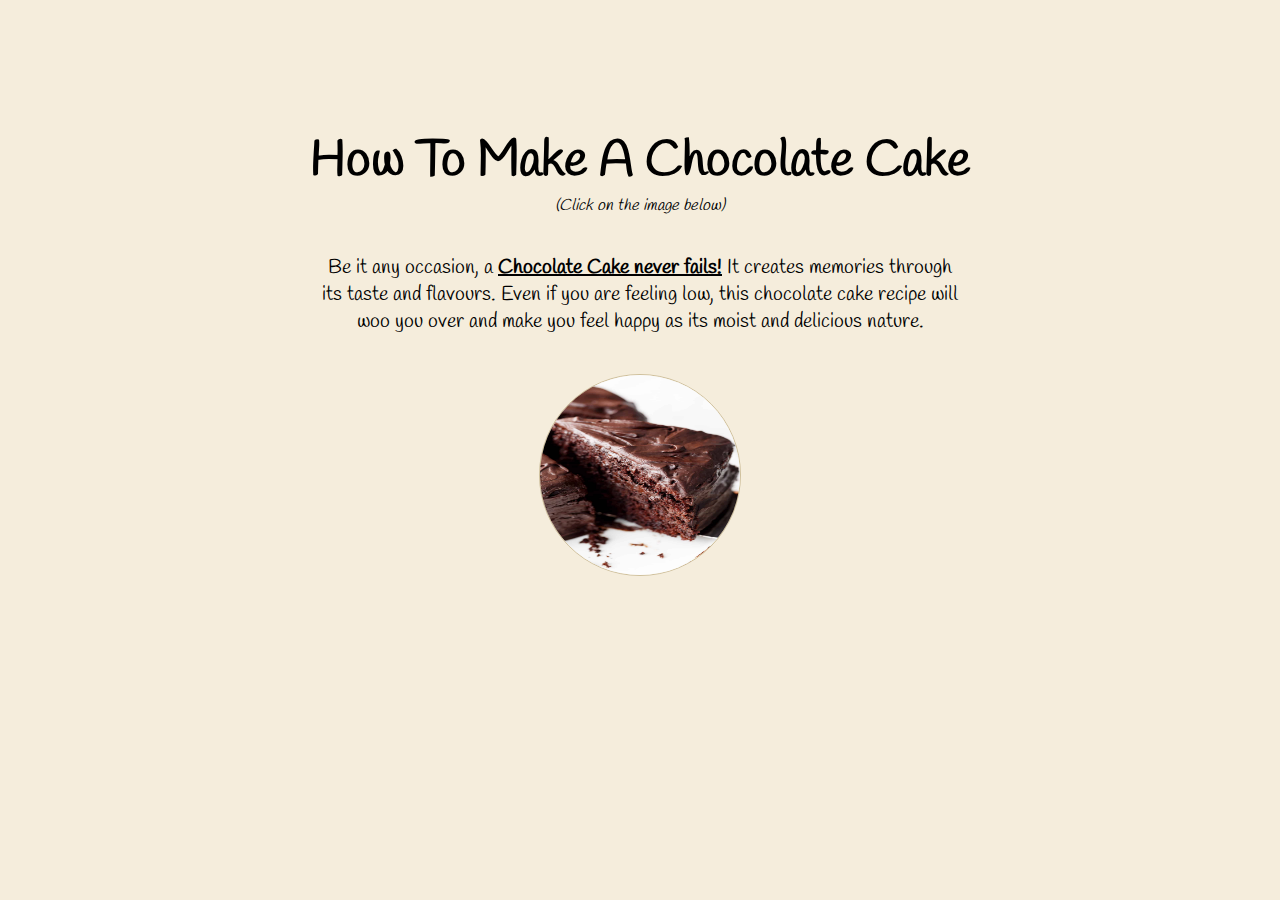
<file: index.html>
<!DOCTYPE html>
<html lang="en">
  <head>
    <meta charset="UTF-8" />
    <meta http-equiv="X-UA-Compatible" content="IE=edge" />
    <meta name="viewport" content="width=device-width, initial-scale=1.0" />
    <title>MyChocolateCake</title>
    <link rel="stylesheet" href="style.css" />
    <!-- <link
      rel="stylesheet"
      href="https://cdnjs.cloudflare.com/ajax/libs/font-awesome/6.2.0/css/all.min.css"
    /> -->
  </head>

  <body>
    <section id="first_section">
      <h1>How To Make A Chocolate Cake</h1>
      <h4><em> (Click on the image below)</em></h4>
      <p>
        Be it any occasion, a <u>Chocolate Cake never fails!</u> It creates
        memories through its taste and flavours. Even if you are feeling low,
        this chocolate cake recipe will woo you over and make you feel happy as
        its moist and delicious nature.
      </p>
      <div class="img_div">
        <img src="images/cake1.jpg" alt="cake1-image" />

        <a class="cake_link" href="page.html"> Click Here!</a>
      </div>
    </section>
  </body>
</html>
</file>
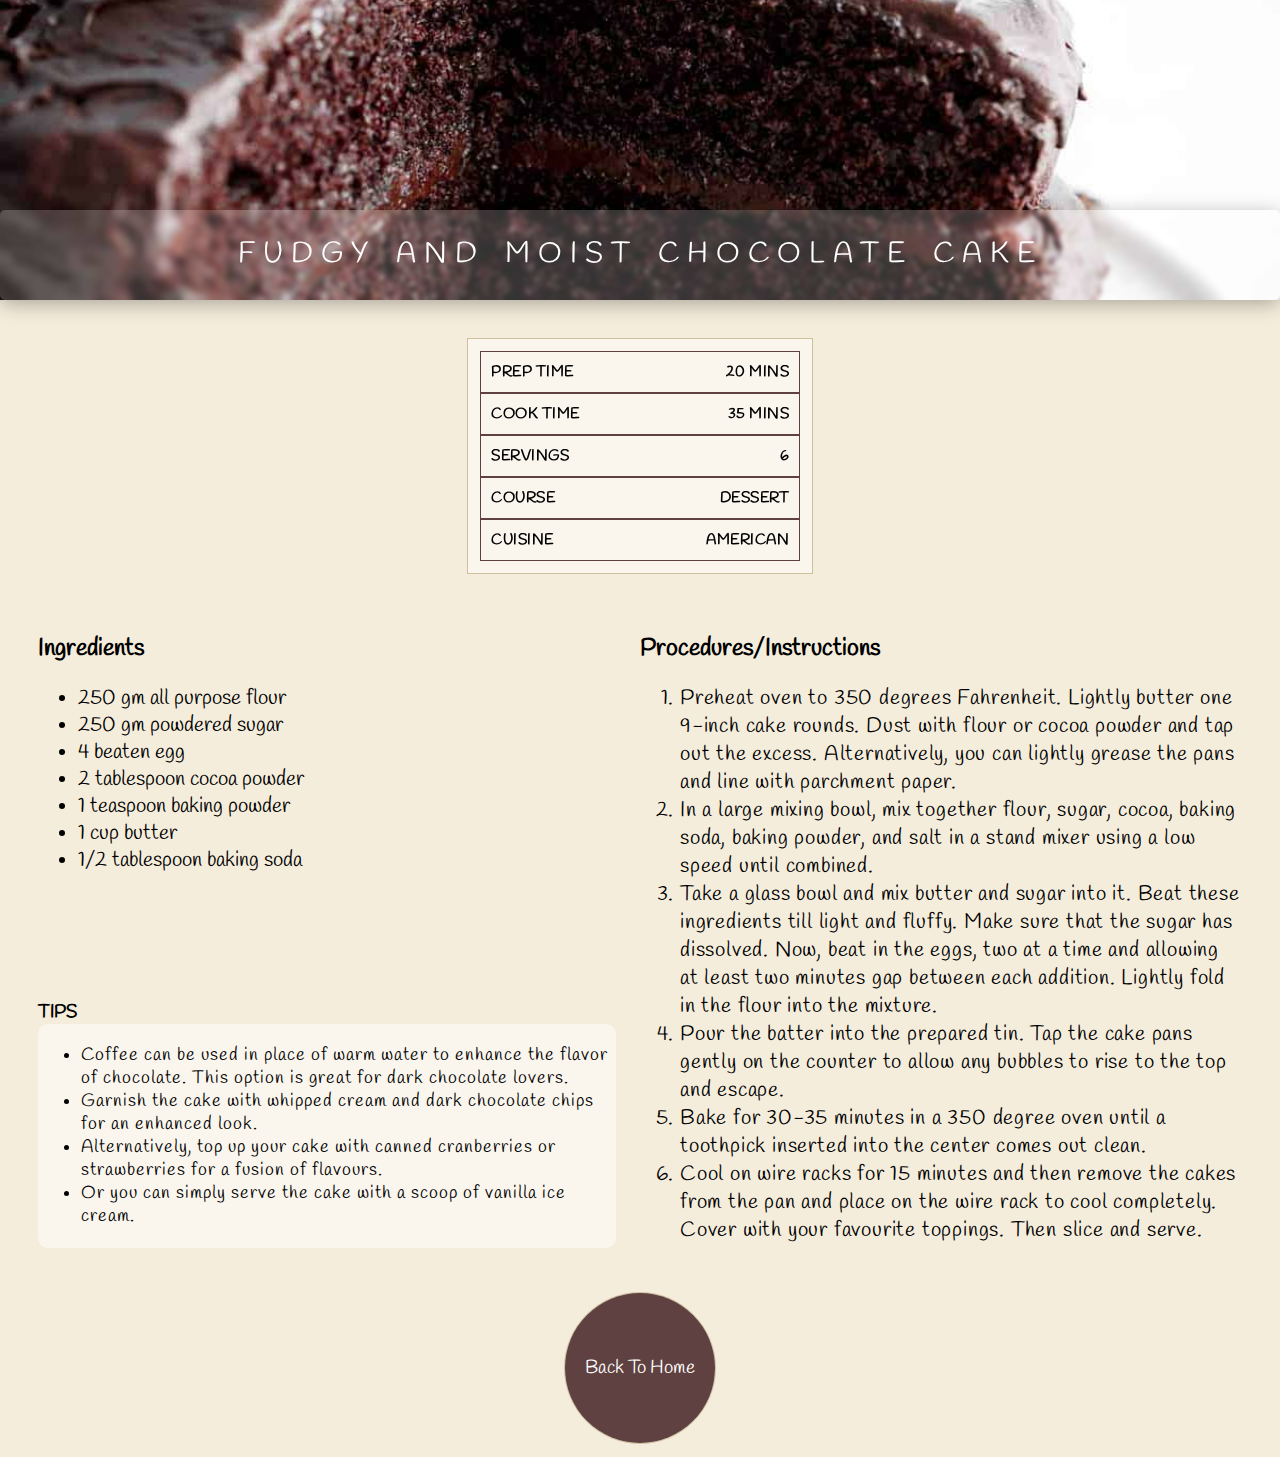
<file: page.html>
<!DOCTYPE html>
<html lang="en">
  <head>
    <meta charset="UTF-8" />
    <meta http-equiv="X-UA-Compatible" content="IE=edge" />
    <meta name="viewport" content="width=device-width, initial-scale=1.0" />
    <title>MyChocolateCake</title>
    <link rel="stylesheet" href="style.css" />
  </head>
  <body>
    <div class="top_image">
      <div class="top_text">
        <p>FUDGY AND MOIST CHOCOLATE CAKE</p>
      </div>
    </div>

    <section>
      <div class="outer_div">
        <div class="inner_div">
          <span class="left_span">PREP TIME</span>
          <span>20 MINS</span>
        </div>
        <div class="inner_div">
          <span class="left_span">COOK TIME</span>
          <span>35 MINS</span>
        </div>
        <div class="inner_div">
          <span class="left_span">SERVINGS</span>
          <span>6</span>
        </div>
        <div class="inner_div">
          <span class="left_span">COURSE</span>
          <span>DESSERT</span>
        </div>
        <div class="inner_div">
          <span class="left_span">CUISINE</span>
          <span>AMERICAN</span>
        </div>
      </div>
    </section>

    <div class="combined">
      <section id="ingredients">
        <h2>Ingredients</h2>
        <ul class="ingredients_list">
          <li>250 gm all purpose flour</li>
          <li>250 gm powdered sugar</li>
          <li>4 beaten egg</li>
          <li>2 tablespoon cocoa powder</li>
          <li>1 teaspoon baking powder</li>
          <li>1 cup butter</li>
          <li>1/2 tablespoon baking soda</li>
        </ul>

        <section id="tips">
          <p><strong>TIPS</strong></p>
          <div class="tips_div">
            <ul>
              <li>
                Coffee can be used in place of warm water to enhance the flavor
                of chocolate. This option is great for dark chocolate lovers.
              </li>
              <li>
                Garnish the cake with whipped cream and dark chocolate chips for
                an enhanced look.
              </li>
              <li>
                Alternatively, top up your cake with canned cranberries or
                strawberries for a fusion of flavours.
              </li>
              <li>
                Or you can simply serve the cake with a scoop of vanilla ice
                cream.
              </li>
            </ul>
          </div>
        </section>
      </section>

      <section id="procedures">
        <h2>Procedures/Instructions</h2>
        <ol class="procedures_list">
          <li>
            Preheat oven to 350 degrees Fahrenheit. Lightly butter one 9-inch
            cake rounds. Dust with flour or cocoa powder and tap out the excess.
            Alternatively, you can lightly grease the pans and line with
            parchment paper.
          </li>
          <li>
            In a large mixing bowl, mix together flour, sugar, cocoa, baking
            soda, baking powder, and salt in a stand mixer using a low speed
            until combined.
          </li>
          <li>
            Take a glass bowl and mix butter and sugar into it. Beat these
            ingredients till light and fluffy. Make sure that the sugar has
            dissolved. Now, beat in the eggs, two at a time and allowing at
            least two minutes gap between each addition. Lightly fold in the
            flour into the mixture.
          </li>
          <li>
            Pour the batter into the prepared tin. Tap the cake pans gently on
            the counter to allow any bubbles to rise to the top and escape.
          </li>
          <li>
            Bake for 30-35 minutes in a 350 degree oven until a toothpick
            inserted into the center comes out clean.
          </li>
          <li>
            Cool on wire racks for 15 minutes and then remove the cakes from the
            pan and place on the wire rack to cool completely. Cover with your
            favourite toppings. Then slice and serve.
          </li>
        </ol>
      </section>
    </div>

    <div class="link_div">
      <a class="page_link" href="index.html">Back To Home</a>
    </div>

    <!-- <section id="tips">
      <p><strong>TIPS</strong></p>
      <div class="tips_div">
        <ul>
          <li>
            Coffee can be used in place of warm water to enhance the flavor of
            chocolate. This option is great for dark chocolate lovers.
          </li>
          <li>
            Garnish the cake with whipped cream and dark chocolate chips for an
            enhanced look.
          </li>
          <li>
            Alternatively, top up your cake with canned cranberries or
            strawberries for a fusion of flavours.
          </li>
          <li>
            Or you can simply serve the cake with a scoop of vanilla ice cream.
          </li>
        </ul>
      </div>
    </section> -->
  </body>
</html>
</file>
<file: style.css>
@import url('https://fonts.googleapis.com/css2?family=Handlee&display=swap');

body{
    background-color: #F5EDDC;
    font-family: 'Handlee', cursive;
    margin: 0;
}

h1 {
    text-align: center;
    font-size: 50px;
    margin: 0;
}

h4 {
    text-align: center;
    font-weight: 200;
    margin: 0;
}

#first_section p {
    text-align: center;
    width: 50%;
    margin: 3% auto;
    font-size: 20px;
}

u {
    font-weight: 600;
}

#first_section{
    margin-top: 10%;
}

.img_div {
    width: 200px;
    height: 200px;
    border: 1px solid #cfc09c;
    margin: 3% auto;
    border-radius: 50%;
    position: relative;
}

.img_div:hover .cake_link {
    display: flex;
}

.img_div img {
    width: 100%;
    height: 100%;
    border-radius: 50%;

}

.cake_link {
    position: absolute;
    top: 0;
    left: 0;
    background-color: rgb(128, 128, 128, 0.6);
    width: 100%;
    height: 100%;
    border-radius: 50%;
    z-index: 100;
    display: none;
    align-items: center ;
    justify-content: center;
    text-decoration: none;
    color: white;
    font-size: 1.7rem;
}

/* NEXT PAGE */

.top_image {
    background-image: url("images/cake2.jpg");
    background-repeat: no-repeat;
    background-position: center;
    background-size: cover;
    height: 300px;
    position: relative;
}

.top_text {
    background: rgba(255, 255, 255, 0.2);
    box-shadow: 0 4px 20px rgba(0, 0, 0, 0.3);
    backdrop-filter: blur(2px);
    -webkit-backdrop-filter: blur(5px);
    border-radius: 5px;
    width: 100%;
    position: absolute;
    bottom: 0;
    padding: 2% 0;
}

.top_text p {
    width: 100%;
    font-size: 1.8rem;
    letter-spacing: 8px;
    word-spacing: 5px;
    margin: 0 auto;
    color: white;
    text-align: center;
}

.outer_div {
    background-color: white;
    background: rgba(255, 255, 255, 0.5);
    backdrop-filter: blur(2px);
    width: 25%;
    margin: 3% auto;
    padding: 12px;
    border: 1px solid #cfc09c;
}

.inner_div {
    border: 1px solid #5f4141;
    text-align: right;
    padding: 10px;
    letter-spacing: 0.5px;
    font-size: 15px;
    font-weight: 600;
}

.left_span {
    float: left;
}

.combined {
    display: flex;
    margin: 2% 3%;
    justify-content: space-between;
}

#ingredients {
    width: 50%;
}

.ingredients_list {
    font-size: 1.3rem;
}

#procedures {
    width: 50%;
}

.procedures_list {
    font-size: 1.3rem;
    letter-spacing: 0.8px;
    line-height: 28px;
}

#tips {
    margin-top: 21%;
}

#tips p {
    text-align: left;
    font-size: 1.1rem;
    margin: 0;
}

.tips_div {
    background-color: white;
    background: rgba(255, 255, 255, 0.5);
    padding: 4px 3px;
    width: 95%;
    border-radius: 10px;
}

.tips_div li {
    font-size: 1.1rem;
    letter-spacing: 1px;
}

.link_div {
    width: 150px;
    height: 150px;
    border: 1px solid #cfc09c;
    margin: 1% auto;
    border-radius: 50%;
    /* display: flex; */
    /* position: relative; */
}

.page_link {
    /* position: absolute; */
    /* top: 0;
    left: 0; */
    background-color: rgb(95, 65, 65);
    width: 100%;
    height: 100%;
    border-radius: 50%;
    /* z-index: 100; */
    /* display: none; */
    display: flex;
    align-items: center ;
    justify-content: center;
    text-decoration: none;
    color: white;
    font-size: 1.2rem;
}

.link_div:hover .page_link {
    background-color: rgb(95, 65, 65, 0.7);
}
</file>
